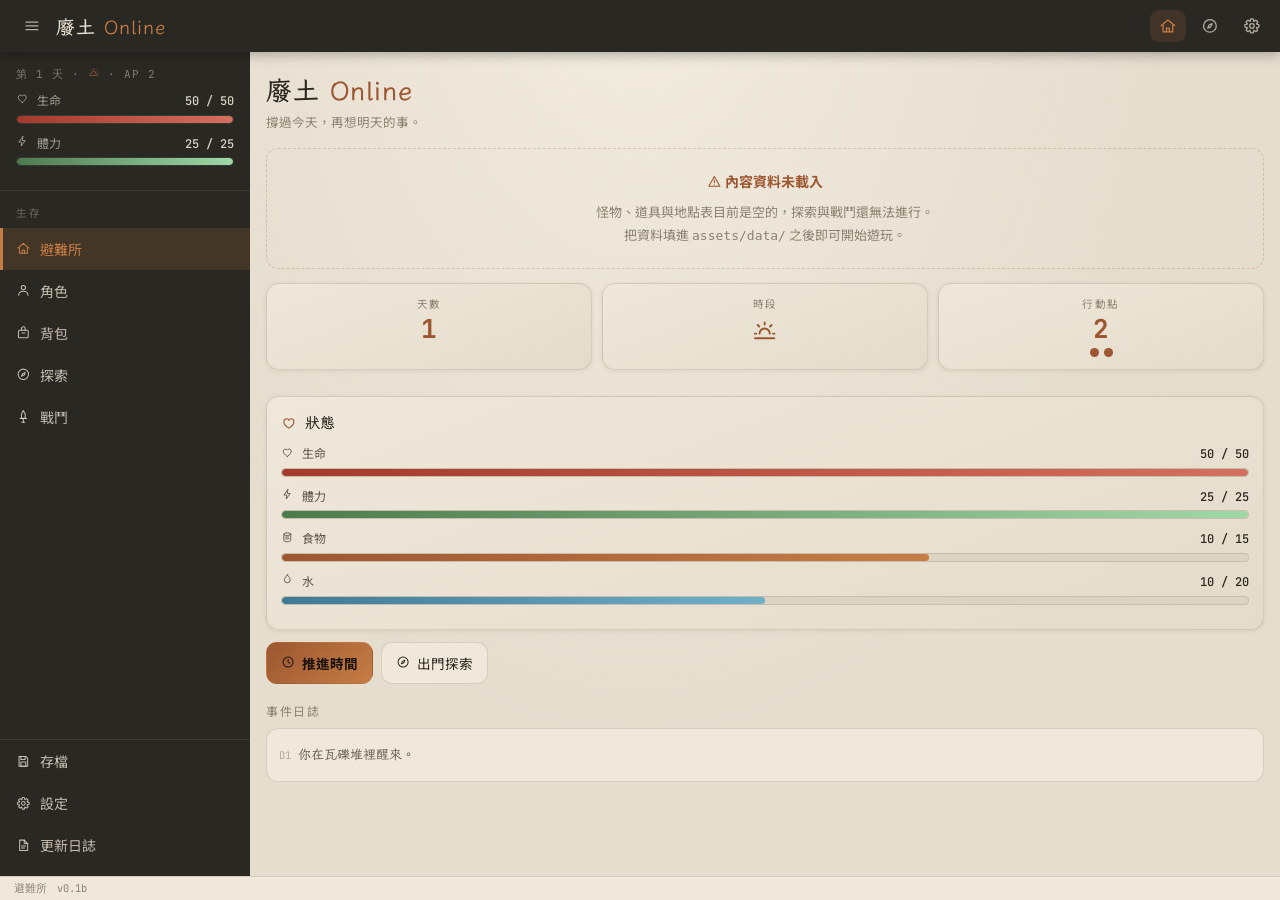
<file: wasteland-ol/index.html>
<!DOCTYPE html>
<html lang="zh-TW">
<head>
<meta charset="UTF-8">
<meta name="viewport" content="width=device-width, initial-scale=1.0, viewport-fit=cover">
<meta name="mobile-web-app-capable" content="yes">
<meta name="apple-mobile-web-app-capable" content="yes">
<meta name="apple-mobile-web-app-status-bar-style" content="black-translucent">
<meta name="apple-mobile-web-app-title" content="廢土 Online">
<meta name="theme-color" content="#2a2823">
<script>
// 強制 SW 更新：讓待命中的新 SW 立刻接管，避免舊版卡住
(async () => {
  if (!('serviceWorker' in navigator)) return;
  try {
    const regs = await navigator.serviceWorker.getRegistrations();
    for (const reg of regs) {
      if (reg.waiting) reg.waiting.postMessage('skipWaiting');
      reg.update().catch(() => {});
    }
  } catch (e) {}
})();
</script>
<link rel="manifest" href="manifest.json">
<link rel="apple-touch-icon" href="assets/icons/icon-192.png">
<title>廢土 Online</title>
<link rel="preconnect" href="https://fonts.googleapis.com">
<link rel="preconnect" href="https://fonts.gstatic.com" crossorigin>
<link rel="stylesheet" href="assets/css/main.css?v=1786401658">
</head>
<body>

<!-- 圖示庫：內嵌 SVG sprite，線條 1.7／圓端點／24 網格，顏色吃 currentColor -->
<svg width="0" height="0" style="position:absolute" aria-hidden="true"><defs>
<symbol id="i-menu" viewBox="0 0 24 24"><path d="M4 7h16M4 12h16M4 17h16"/></symbol>
<symbol id="i-shelter" viewBox="0 0 24 24"><path d="M3 11.5 12 4l9 7.5"/><path d="M5.5 10.5V20h13v-9.5"/><path d="M10 20v-5h4v5"/></symbol>
<symbol id="i-person" viewBox="0 0 24 24"><circle cx="12" cy="7.5" r="3.5"/><path d="M4.5 20c0-4 3.4-6.5 7.5-6.5s7.5 2.5 7.5 6.5"/></symbol>
<symbol id="i-pack" viewBox="0 0 24 24"><path d="M6 8.5h12a2 2 0 0 1 2 2V19a2 2 0 0 1-2 2H6a2 2 0 0 1-2-2v-8.5a2 2 0 0 1 2-2Z"/><path d="M9 8.5V6a3 3 0 0 1 6 0v2.5"/><path d="M9.5 13h5"/></symbol>
<symbol id="i-compass" viewBox="0 0 24 24"><circle cx="12" cy="12" r="8.5"/><path d="m15 9-1.8 4.2L9 15l1.8-4.2L15 9Z"/></symbol>
<symbol id="i-blade" viewBox="0 0 24 24"><path d="M12 2.5 15 8v7H9V8Z"/><path d="M6.5 15.5h11"/><path d="M12 15.5v6"/><path d="M9.5 21.5h5"/></symbol>
<symbol id="i-disk" viewBox="0 0 24 24"><path d="M5 4h11l3 3v13H5V4Z"/><path d="M8 4v5h7V4"/><rect x="8" y="13" width="8" height="7"/></symbol>
<symbol id="i-gear" viewBox="0 0 24 24"><path d="M10.21 3.05Q10.33 2.55 10.83 2.55L13.17 2.55Q13.67 2.55 13.79 3.05L14.35 5.38Q14.47 5.88 14.49 5.89L14.56 5.92Q14.58 5.92 15.02 5.66L17.07 4.4Q17.51 4.14 17.86 4.49L19.51 6.14Q19.86 6.49 19.6 6.93L18.34 8.98Q18.08 9.42 18.08 9.44L18.11 9.51Q18.12 9.53 18.62 9.65L20.95 10.21Q21.45 10.33 21.45 10.83L21.45 13.17Q21.45 13.67 20.95 13.79L18.62 14.35Q18.12 14.47 18.11 14.49L18.08 14.56Q18.08 14.58 18.34 15.02L19.6 17.07Q19.86 17.51 19.51 17.86L17.86 19.51Q17.51 19.86 17.07 19.6L15.02 18.34Q14.58 18.08 14.56 18.08L14.49 18.11Q14.47 18.12 14.35 18.62L13.79 20.95Q13.67 21.45 13.17 21.45L10.83 21.45Q10.33 21.45 10.21 20.95L9.65 18.62Q9.53 18.12 9.51 18.11L9.44 18.08Q9.42 18.08 8.98 18.34L6.93 19.6Q6.49 19.86 6.14 19.51L4.49 17.86Q4.14 17.51 4.4 17.07L5.66 15.02Q5.92 14.58 5.92 14.56L5.89 14.49Q5.88 14.47 5.38 14.35L3.05 13.79Q2.55 13.67 2.55 13.17L2.55 10.83Q2.55 10.33 3.05 10.21L5.38 9.65Q5.88 9.53 5.89 9.51L5.92 9.44Q5.92 9.42 5.66 8.98L4.4 6.93Q4.14 6.49 4.49 6.14L6.14 4.49Q6.49 4.14 6.93 4.4L8.98 5.66Q9.42 5.92 9.44 5.92L9.51 5.89Q9.53 5.88 9.65 5.38Z"/><circle cx="12" cy="12" r="3.0"/></symbol>
<symbol id="i-log" viewBox="0 0 24 24"><path d="M6 3.5h7.5L19 9v11.5H6Z"/><path d="M13.5 3.5V9H19"/><path d="M9 13h7M9 16.5h5"/></symbol>
<symbol id="i-refresh" viewBox="0 0 24 24"><path d="M20 12a8 8 0 1 1-2.6-5.9"/><path d="M20 4v4.5h-4.5"/></symbol>
<symbol id="i-upload" viewBox="0 0 24 24"><path d="M12 16V4"/><path d="m7.5 8.5 4.5-4.5 4.5 4.5"/><path d="M4.5 15v3.5a1.5 1.5 0 0 0 1.5 1.5h12a1.5 1.5 0 0 0 1.5-1.5V15"/></symbol>
<symbol id="i-download" viewBox="0 0 24 24"><path d="M12 4v12"/><path d="m7.5 11.5 4.5 4.5 4.5-4.5"/><path d="M4.5 15v3.5a1.5 1.5 0 0 0 1.5 1.5h12a1.5 1.5 0 0 0 1.5-1.5V15"/></symbol>
<symbol id="i-heart" viewBox="0 0 24 24"><path d="M12 20s-7.5-4.7-7.5-9.5A4 4 0 0 1 12 8a4 4 0 0 1 7.5 2.5C19.5 15.3 12 20 12 20Z"/></symbol>
<symbol id="i-bolt" viewBox="0 0 24 24"><path d="M13 3 5.5 13.5H11L10 21l7.5-10.5H12L13 3Z"/></symbol>
<symbol id="i-ration" viewBox="0 0 24 24"><ellipse cx="12" cy="6" rx="6.5" ry="2.5"/><path d="M5.5 6v12c0 1.4 2.9 2.5 6.5 2.5s6.5-1.1 6.5-2.5V6"/><path d="M9 11.5h6M9 15h6"/></symbol>
<symbol id="i-drop" viewBox="0 0 24 24"><path d="M12 3.5c3.5 4.2 5.5 7 5.5 9.6a5.5 5.5 0 0 1-11 0C6.5 10.5 8.5 7.7 12 3.5Z"/></symbol>
<symbol id="i-grid" viewBox="0 0 24 24"><rect x="4" y="4" width="6.5" height="6.5"/><rect x="13.5" y="4" width="6.5" height="6.5"/><rect x="4" y="13.5" width="6.5" height="6.5"/><rect x="13.5" y="13.5" width="6.5" height="6.5"/></symbol>
<symbol id="i-alert" viewBox="0 0 24 24"><path d="M12 4 3 20h18L12 4Z"/><path d="M12 10v4.5"/><path d="M12 17.4v.2"/></symbol>
<symbol id="i-clock" viewBox="0 0 24 24"><circle cx="12" cy="12" r="8.5"/><path d="M12 7.5V12l3 2"/></symbol>
<symbol id="i-sunrise" viewBox="0 0 24 24"><path d="M3.5 19.5h17"/><path d="M7.5 15.5a4.5 4.5 0 0 1 9 0"/><path d="M12 5.6v1.8M5.9 7.9l1.3 1.3M18.1 7.9l-1.3 1.3M3.4 15.5h1.2M19.4 15.5h1.2"/></symbol>
<symbol id="i-sun" viewBox="0 0 24 24"><circle cx="12" cy="12" r="4.3"/><path d="M12 2.6v2.3M12 19.1v2.3M2.6 12h2.3M19.1 12h2.3M5.34 5.34 6.97 6.97M17.03 17.03l1.63 1.63M18.66 5.34 17.03 6.97M6.97 17.03l-1.63 1.63"/></symbol>
<symbol id="i-moon" viewBox="0 0 24 24"><path d="M20 14.5A8.5 8.5 0 0 1 9.5 4a8.5 8.5 0 1 0 10.5 10.5Z"/></symbol>
</defs></svg>

<div id="header">
  <button class="hbtn" id="toggle-sb" title="選單"><svg class="ic"><use href="#i-menu"/></svg></button>
  <button class="logo" id="logo-home-btn">廢土 <span>Online</span></button>
  <button class="hbtn spacer" id="shelter-btn" title="避難所"><svg class="ic"><use href="#i-shelter"/></svg></button>
  <button class="hbtn" id="explore-btn" title="探索"><svg class="ic"><use href="#i-compass"/></svg></button>
  <button class="hbtn" id="settings-btn" title="設定"><svg class="ic"><use href="#i-gear"/></svg></button>
</div>

<div id="main">
  <div id="overlay" onclick="WOL.closeSb()"></div>

  <div id="sidebar">
    <div class="sb-vitals" id="sb-vitals"></div>
    <div class="sb-lock"><svg class="ic"><use href="#i-alert"/></svg> 戰鬥中，無法離開</div>
    <div class="sb-section-label">生存</div>
    <button class="sb-nav" id="shelter-sb-btn"><svg class="ic"><use href="#i-shelter"/></svg> 避難所</button>
    <button class="sb-nav" id="character-sb-btn"><svg class="ic"><use href="#i-person"/></svg> 角色</button>
    <button class="sb-nav" id="inventory-sb-btn"><svg class="ic"><use href="#i-pack"/></svg> 背包</button>
    <button class="sb-nav" id="explore-sb-btn"><svg class="ic"><use href="#i-compass"/></svg> 探索</button>
    <button class="sb-nav" id="combat-sb-btn"><svg class="ic"><use href="#i-blade"/></svg> 戰鬥</button>
    <div class="sb-bottom">
      <button class="sb-nav" id="save-sb-btn"><svg class="ic"><use href="#i-disk"/></svg> 存檔</button>
      <button class="sb-nav" id="settings-sb-btn"><svg class="ic"><use href="#i-gear"/></svg> 設定</button>
      <button class="sb-nav" id="changelog-sb-btn"><svg class="ic"><use href="#i-log"/></svg> 更新日誌</button>
    </div>
  </div>

  <div id="content">

    <div class="page" id="shelter-page">
      <div class="page-inner">
        <div class="hero">
          <h1>廢土 <span>Online</span></h1>
          <p>撐過今天，再想明天的事。</p>
        </div>
        <div id="content-warning"></div>
        <div class="clock" id="clock"></div>
        <div class="debuff-row" id="debuff-row"></div>
        <div class="card">
          <div class="card-title"><svg class="ic"><use href="#i-heart"/></svg> 狀態</div>
          <div id="shelter-meters"></div>
        </div>
        <div class="btn-row" style="margin-bottom:14px">
          <button class="btn btn-pri" id="advance-btn"><svg class="ic"><use href="#i-clock"/></svg> 推進時間</button>
          <button class="btn" onclick="WOL.showPage('explore')"><svg class="ic"><use href="#i-compass"/></svg> 出門探索</button>
        </div>
        <div class="sec-title">事件日誌</div>
        <div class="log-box" id="shelter-log"></div>
      </div>
    </div>

    <div class="page" id="character-page">
      <div class="page-inner">
        <div class="page-title"><svg class="ic"><use href="#i-person"/></svg> 角色</div>
        <div class="card">
          <div class="card-title">屬性</div>
          <div class="attr-grid" id="attr-grid"></div>
        </div>
        <div class="card">
          <div class="card-title">衍生數值</div>
          <div class="derived-grid" id="derived-grid"></div>
          <div class="muted" id="derived-note" style="margin-top:10px"></div>
        </div>
      </div>
    </div>

    <div class="page" id="inventory-page">
      <div class="page-inner">
        <div class="page-title"><svg class="ic"><use href="#i-pack"/></svg> 背包</div>
        <div id="inv-list"></div>
      </div>
    </div>

    <div class="page" id="explore-page">
      <div class="page-inner">
        <div class="page-title"><svg class="ic"><use href="#i-compass"/></svg> 探索</div>
        <div id="trip-panel"></div>
        <div id="loc-list"></div>
      </div>
    </div>

    <div class="page" id="combat-page">
      <div class="page-inner">
        <div class="page-title"><svg class="ic"><use href="#i-blade"/></svg> 戰鬥 <span class="turn-badge" id="turn-badge"></span></div>
        <div id="combat-body"></div>
      </div>
    </div>

    <div class="page" id="save-page">
      <div class="page-inner">
        <div class="page-title"><svg class="ic"><use href="#i-disk"/></svg> 存檔</div>
        <div class="card">
          <div class="card-title">本機存檔</div>
          <div class="muted" id="save-info"></div>
          <div class="btn-row" style="margin-top:12px">
            <button class="btn btn-pri" onclick="WOL.saveNow()">立即存檔</button>
            <button class="btn btn-danger" onclick="WOL.resetGame()">重新開始</button>
          </div>
        </div>
        <div class="card" id="server-card">
          <div class="card-title"><svg class="ic"><use href="#i-upload"/></svg> 伺服器備份</div>
          <div class="muted">把本機存檔上傳到 shttps，或從伺服器取回覆蓋本機。</div>
          <div class="btn-row" style="margin-top:12px">
            <button class="btn" onclick="WOL.backupUpload()"><svg class="ic"><use href="#i-upload"/></svg> 上傳</button>
            <button class="btn" onclick="WOL.backupRestore()"><svg class="ic"><use href="#i-download"/></svg> 還原</button>
          </div>
        </div>
        <div class="card">
          <div class="card-title">檔案匯出入</div>
          <div class="btn-row">
            <button class="btn" onclick="WOL.exportFile()">匯出 JSON</button>
            <button class="btn" onclick="WOL.importFile()">匯入 JSON</button>
          </div>
          <input type="file" id="import-input" accept="application/json" style="display:none">
        </div>
      </div>
    </div>

    <div class="page" id="settings-page">
      <div class="page-inner">
        <div class="page-title"><svg class="ic"><use href="#i-gear"/></svg> 設定</div>
        <div class="settings-sec" id="sec-appearance">
          <div class="settings-sec-title" onclick="WOL.toggleSec('sec-appearance')">外觀</div>
          <div class="settings-sec-body">
            <div class="set-row"><svg class="ic"><use href="#i-moon"/></svg> 夜間模式 <span class="spacer"></span><div class="switch" id="sw-night" onclick="WOL.toggleNight()"></div></div>
          </div>
        </div>
        <div class="settings-sec" id="sec-update">
          <div class="settings-sec-title" onclick="WOL.toggleSec('sec-update')">系統更新</div>
          <div class="settings-sec-body">
            <div class="muted" id="build-info"></div>
            <div class="btn-row" style="margin-top:10px">
              <button class="btn" onclick="WOL.forceUpdate()"><svg class="ic"><use href="#i-refresh"/></svg> 強制更新</button>
              <button class="btn" onclick="WOL.showPage('changelog')"><svg class="ic"><use href="#i-log"/></svg> 更新日誌</button>
            </div>
          </div>
        </div>
        <div class="settings-sec" id="sec-content">
          <div class="settings-sec-title" onclick="WOL.toggleSec('sec-content')">內容資料</div>
          <div class="settings-sec-body" id="content-status"></div>
        </div>
      </div>
    </div>

    <div class="page" id="changelog-page">
      <div class="page-inner">
        <div class="page-title"><svg class="ic"><use href="#i-log"/></svg> 更新日誌</div>
        <div id="changelog-content"></div>
      </div>
    </div>

  </div>
</div>

<div id="statusbar">
  <span id="stat-note">避難所</span> <span id="stat-ver">v0.1b</span>
  <span id="stat-save">✓ 已存檔</span>
</div>

<div id="toast"></div>

<script src="assets/js/version.js?v=1786401658"></script>
<script src="assets/js/rules.js?v=1786401658"></script>
<script src="assets/js/state.js?v=1786401658"></script>
<script src="assets/js/time.js?v=1786401658"></script>
<script src="assets/js/explore.js?v=1786401658"></script>
<script src="assets/js/combat.js?v=1786401658"></script>
<script src="assets/js/content.js?v=1786401658"></script>
<script src="assets/js/storage.js?v=1786401658"></script>
<script src="assets/js/ui.js?v=1786401658"></script>
<script src="assets/js/pages.js?v=1786401658"></script>
<script src="assets/js/app.js?v=1786401658"></script>
</body>
</html>
</file>
<file: wasteland-ol/assets/css/main.css>
@import url('https://fonts.googleapis.com/css2?family=LXGW+WenKai+TC:wght@400;700&family=Noto+Sans+TC:wght@300;400;500;700&family=JetBrains+Mono:wght@400;500;700&display=swap&font-display=swap');

/* ══════════════════════════════════════════════════════════
   廢土 Online — 設計系統
   結構沿用雙葉書庫（變數層、日夜雙主題、動效 token、SVG 圖示、
   頂欄側欄恆深），配色換成廢土：鏽鐵／塵沙／輻射綠。
   共用元件、只換變數——夜間不得另寫一份元件樣式。
   ══════════════════════════════════════════════════════════ */

/* ── VARIABLES ── */
/* 日＝正午塵沙（曝曬的水泥與鏽鐵）；夜＝廢墟夜營（一盞應急燈） */
:root{
  /* 動效 token：時長三檔＋緩動兩式，日夜共用 */
  --dur-fast:.13s;--dur:.22s;--dur-slow:.34s;
  --ease:cubic-bezier(0.33,1,0.5,1);           /* 減速收尾：一般過場 */
  --ease-spring:cubic-bezier(0.34,1.45,0.62,1);/* 輕微回彈：微互動 */

  --paper:#e5ddce;--paper2:#efe8db;--paper3:#dcd3c2;
  --ink:#2b2720;--ink2:#5d564a;--ink3:#8b8272;--ink4:#b3aa98;
  --rust:#9c5730;--rust2:#c67d45;             /* 主色調：鏽鐵 */
  --rad:#4c7a4f;                               /* 輻射綠：正向回饋 */
  --red:#a33a2c;--warn:#b07a24;
  --rust-dim:rgba(156,87,48,0.24);
  --border:rgba(120,100,80,0.20);
  --steel:#2a2823;                             /* 頂欄/側欄專用：日夜恆深 */
  --glow:transparent;                          /* 儀表微光：僅夜間 */
  --card-grad:linear-gradient(160deg,#efe8db,#e4dbca);
  --bg-glow:radial-gradient(ellipse at 50% -10%,#f2ece0 0%,transparent 60%);
  --card-shadow:0 1px 4px rgba(80,60,40,0.10);
  --paper-glass:rgba(229,221,206,0.84);
  --sidebar-w:250px;
  --safe-top:env(safe-area-inset-top,0px);
  --safe-bottom:env(safe-area-inset-bottom,0px);
}
body.night{
  --paper:#15171a;--paper2:#1c1f23;--paper3:#252a2e;
  --ink:#dfe2dc;--ink2:#a9b0a8;--ink3:#767d78;--ink4:#4c534e;
  --rust:#cf7a42;--rust2:#e8a06a;
  --rad:#7fd18a;
  --red:#d4705f;--warn:#d9a94a;
  --rust-dim:rgba(207,122,66,0.22);
  --border:rgba(180,170,150,0.14);
  --steel:#0e1012;
  --glow:rgba(207,122,66,0.35);
  --card-grad:linear-gradient(160deg,#1c1f23,#171a1d);
  --bg-glow:radial-gradient(ellipse at 50% -10%,#232a2e 0%,transparent 55%);
  --card-shadow:inset 0 1px 0 rgba(207,122,66,0.10);
  --paper-glass:rgba(21,23,26,0.84);
}
body.night #header{box-shadow:0 2px 14px rgba(0,0,0,0.6)}
body.night ::selection{background:rgba(207,122,66,0.35)}

/* ── 字體三角色 ──
   手寫＝倖存者筆記（logo/頁標/事件日誌）、等寬＝儀表數字、黑體＝介面 */
.logo,.page-title,.hero h1,.log-line,.cl-group-title,.changelog-ver-num,
.card-title,.loc-name,.enemy-name{
  font-family:'LXGW WenKai TC','Noto Serif TC',serif;
}
.readout,.stat-num,.meter-val,#statusbar{
  font-family:'JetBrains Mono',monospace;
}
body{font-family:'Noto Sans TC','PingFang TC',sans-serif}

/* 儀表數字：夜間微光。單一定義，勿再出現第二條被級聯覆蓋。 */
.stat-num{font-family:'JetBrains Mono',monospace;font-size:26px;font-weight:700;color:var(--rust);line-height:1;text-shadow:0 0 12px var(--glow)}

/* 動效總開關：尊重系統減少動態設定 */
@media (prefers-reduced-motion:reduce){
  *,*::before,*::after{animation-duration:0.001s !important;transition-duration:0.001s !important}
}

/* ── SVG 圖示系統：尺寸吃 font-size、顏色吃 currentColor（雙主題免分版）── */
svg.ic{width:1.05em;height:1.05em;stroke:currentColor;fill:none;stroke-width:1.7;stroke-linecap:round;stroke-linejoin:round;vertical-align:-0.14em;flex-shrink:0;pointer-events:none}
.page-title svg.ic,.card-title svg.ic,.sec-title svg.ic{color:var(--rust)}

/* ── RESET / LAYOUT ── */
*{margin:0;padding:0;box-sizing:border-box;-webkit-tap-highlight-color:transparent}
html,body{height:100%;overflow:hidden}
body{background:var(--paper);color:var(--ink);display:flex;flex-direction:column;font-size:14px;line-height:1.55;transition:background var(--dur),color var(--dur)}
body::before{content:'';position:fixed;inset:0;background:var(--bg-glow);pointer-events:none;z-index:0}

#header{height:calc(52px + var(--safe-top));padding-top:var(--safe-top);background:var(--steel);display:flex;align-items:center;padding-left:14px;padding-right:10px;gap:6px;flex-shrink:0;z-index:20;box-shadow:0 2px 12px rgba(0,0,0,0.3)}
.logo{background:none;border:none;color:#e8e0d1;font-size:19px;font-weight:700;cursor:pointer;letter-spacing:1px;padding:0}
.logo span{color:var(--rust2);font-weight:400}
.hbtn{background:none;border:none;color:rgba(232,224,209,0.72);font-size:17px;cursor:pointer;padding:7px 9px;border-radius:9px;display:flex;align-items:center;transition:background var(--dur-fast),color var(--dur-fast)}
.hbtn:active{transform:scale(0.965)}
.hbtn.active{color:var(--rust2);background:rgba(207,122,66,0.14)}
.hbtn.spacer{margin-left:auto}

#main{flex:1;display:flex;overflow:hidden;position:relative;min-height:0;z-index:1}
#sidebar{width:var(--sidebar-w);background:var(--steel);display:flex;flex-direction:column;flex-shrink:0;overflow:hidden;transition:transform var(--dur-slow) var(--ease);z-index:15}
@media(max-width:700px){
  #sidebar{position:absolute;top:0;left:0;bottom:0;transform:translateX(-100%);box-shadow:4px 0 32px rgba(0,0,0,0.5)}
  #sidebar.open{transform:none}
  #overlay{position:absolute;inset:0;background:rgba(0,0,0,0.5);z-index:14;display:none}
  #overlay.on{display:block}
}
@media(min-width:701px){#sidebar.collapsed{width:0}#overlay{display:none!important}}

.sb-section-label{font-size:10.5px;color:rgba(232,224,209,0.34);letter-spacing:2px;padding:14px 16px 6px}
.sb-nav{display:flex;align-items:center;gap:9px;width:100%;background:none;border:none;color:rgba(232,224,209,0.8);font-family:inherit;font-size:14px;text-align:left;padding:11px 16px;cursor:pointer;transition:background var(--dur-fast),color var(--dur-fast)}
.sb-nav:active{transform:scale(0.965)}
.sb-nav.active{background:rgba(207,122,66,0.16);color:var(--rust2);box-shadow:inset 3px 0 0 var(--rust2)}
.sb-nav[disabled]{opacity:0.32;cursor:not-allowed}
.sb-bottom{margin-top:auto;padding-bottom:calc(10px + var(--safe-bottom));border-top:1px solid rgba(232,224,209,0.10)}
.sb-vitals{padding:14px 16px;border-bottom:1px solid rgba(232,224,209,0.10)}
.sb-lock{font-size:11.5px;color:var(--rust2);padding:10px 16px;background:rgba(207,122,66,0.12);display:none}
/* 側欄是恆深的 --steel，裡頭的儀表不能吃 --ink／--paper3——日間主題下那是深色，
   會變成深壓深整個看不見（v0.1 只截了夜間側欄所以沒露餡）。一律給固定亮色。 */
#sidebar .meter-head{color:rgba(232,224,209,0.62)}
#sidebar .meter-val{color:rgba(232,224,209,0.92)}
#sidebar .meter-bar{background:rgba(0,0,0,0.32);border-color:rgba(232,224,209,0.14)}
body.in-combat .sb-lock{display:block}

#content{flex:1;display:flex;flex-direction:column;overflow:hidden;min-width:0}
.page{flex:1;overflow:hidden;display:none;flex-direction:column}
.page.active{display:flex;animation:pageEnter var(--dur) var(--ease)}
/* 切頁過場只動 transform/opacity，走合成層不掉幀 */
@keyframes pageEnter{from{opacity:0;transform:translateY(10px)}to{opacity:1;transform:none}}
@keyframes pageFade{from{opacity:0.35}to{opacity:1}}
.page-inner{flex:1;overflow-y:auto;overflow-x:hidden;padding:18px 16px calc(24px + var(--safe-bottom))}
.page-title{display:flex;align-items:center;gap:9px;font-size:20px;font-weight:700;color:var(--ink);margin-bottom:16px}
.page-title .spacer{margin-left:auto}

/* ── 統一按下回饋 ── */
button:active,.card-act:active,.tile:active{transform:scale(0.965)}

/* ── 卡片與區塊 ── */
.card{background:var(--card-grad);border:1px solid var(--border);border-radius:13px;padding:14px;margin-bottom:12px;box-shadow:var(--card-shadow)}
.card-title{display:flex;align-items:center;gap:8px;font-size:15px;font-weight:700;color:var(--ink);margin-bottom:10px}
.sec-title{display:flex;align-items:center;gap:8px;font-size:12px;letter-spacing:1.5px;color:var(--ink3);margin:18px 0 8px}
.muted{color:var(--ink3);font-size:12.5px}
.empty-note{border:1px dashed var(--rust-dim);border-radius:12px;padding:20px 16px;text-align:center;color:var(--ink3);font-size:13px;line-height:1.8}
.empty-note b{display:block;color:var(--rust);font-size:14px;margin-bottom:6px}

/* ── 按鈕 ── */
.btn{background:var(--paper2);color:var(--ink);border:1px solid var(--border);border-radius:11px;padding:10px 14px;font-family:inherit;font-size:13.5px;cursor:pointer;display:inline-flex;align-items:center;gap:7px;transition:background var(--dur-fast),color var(--dur-fast),border-color var(--dur-fast),transform var(--dur-fast),box-shadow var(--dur-fast)}
.btn:active{background:var(--paper3)}
.btn[disabled]{opacity:0.4;cursor:not-allowed}
.btn-pri{background:linear-gradient(135deg,var(--rust),var(--rust2));color:#1a120c;border-color:transparent;font-weight:700}
body.night .btn-pri{color:#140d07}
.btn-danger{color:var(--red);border-color:var(--red)}
.btn-row{display:flex;flex-wrap:wrap;gap:8px}

/* ── 儀表（HP／體力／食物／水）── */
.meter{margin-bottom:10px}
.meter-head{display:flex;align-items:baseline;gap:8px;font-size:12px;color:var(--ink2);margin-bottom:4px}
.meter-val{margin-left:auto;font-size:12px;color:var(--ink);font-weight:500}
.meter-bar{height:9px;border-radius:5px;background:var(--paper3);overflow:hidden;border:1px solid var(--border)}
.meter-fill{height:100%;border-radius:4px;transition:width var(--dur) var(--ease)}
.meter-hp .meter-fill{background:linear-gradient(90deg,var(--red),#d4705f)}
.meter-st .meter-fill{background:linear-gradient(90deg,var(--rad),#9fd9a6)}
.meter-food .meter-fill{background:linear-gradient(90deg,var(--rust),var(--rust2))}
.meter-water .meter-fill{background:linear-gradient(90deg,#3f7a94,#6fb0c8)}
.meter-low .meter-fill{animation:pulseLow 1.4s infinite}
@keyframes pulseLow{0%,100%{opacity:1}50%{opacity:0.45}}

/* ── 儀表板（避難所主頁）── */
.hero{margin-bottom:16px}
.hero h1{font-size:26px;font-weight:700;letter-spacing:1px}
.hero h1 span{color:var(--rust)}
.hero p{color:var(--ink3);font-size:12.5px;margin-top:2px}
.clock{display:grid;grid-template-columns:repeat(3,1fr);gap:10px;margin-bottom:14px}
.clock-cell{background:var(--card-grad);border:1px solid var(--border);border-radius:13px;padding:12px 10px;text-align:center;box-shadow:var(--card-shadow)}
.clock-label{font-size:10.5px;letter-spacing:1.5px;color:var(--ink3);margin-bottom:4px}
/* 時段圖示：svg.ic 尺寸吃 font-size，放進 26px 的 .stat-num 會自動放大 */
.phase-mark{display:inline-flex;align-items:center;color:var(--rust)}
.stat-num .phase-mark svg.ic{vertical-align:-0.06em}
.readout .phase-mark svg.ic{vertical-align:-0.18em}
.ap-dots{display:flex;gap:5px;justify-content:center;margin-top:6px}
.ap-dot{width:9px;height:9px;border-radius:50%;background:var(--paper3);border:1px solid var(--border)}
.ap-dot.on{background:var(--rust);border-color:transparent;box-shadow:0 0 8px var(--glow)}
.debuff-row{display:flex;flex-wrap:wrap;gap:6px;margin-bottom:12px}
.debuff{font-size:11.5px;padding:4px 10px;border-radius:999px;background:rgba(163,58,44,0.12);color:var(--red);border:1px solid rgba(163,58,44,0.3)}

/* ── 屬性表 ── */
.attr-grid{display:grid;grid-template-columns:repeat(auto-fill,minmax(96px,1fr));gap:10px}
.attr-cell{background:var(--paper2);border:1px solid var(--border);border-radius:11px;padding:10px;text-align:center}
.attr-code{font-size:10px;letter-spacing:1.5px;color:var(--ink3)}
.attr-name{font-size:12.5px;color:var(--ink2)}
.attr-val{font-family:'JetBrains Mono',monospace;font-size:20px;font-weight:700;color:var(--ink)}
.derived-grid{display:grid;grid-template-columns:repeat(auto-fill,minmax(110px,1fr));gap:8px}
.derived-cell{display:flex;align-items:baseline;gap:6px;background:var(--paper2);border:1px solid var(--border);border-radius:9px;padding:8px 10px;font-size:12.5px;color:var(--ink2)}
.derived-cell b{margin-left:auto;font-family:'JetBrains Mono',monospace;font-size:14px;color:var(--ink)}
.derived-cell.down b{color:var(--red)}

/* ── 背包 ── */
.inv-row{display:flex;align-items:center;gap:10px;padding:11px 12px;background:var(--paper2);border:1px solid var(--border);border-radius:11px;margin-bottom:8px}
.inv-name{font-size:13.5px}
.inv-kind{font-size:10.5px;color:var(--ink3);border:1px solid var(--border);border-radius:999px;padding:1px 7px}
.inv-count{margin-left:auto;font-family:'JetBrains Mono',monospace;font-weight:700;color:var(--rust)}

/* ── 探索 ── */
.loc-card{background:var(--card-grad);border:1px solid var(--border);border-radius:13px;padding:14px;margin-bottom:10px;box-shadow:var(--card-shadow)}
.loc-name{font-size:16px;font-weight:700}
.loc-meta{font-size:11.5px;color:var(--ink3);margin:4px 0 10px}
.trip-bar{display:flex;align-items:center;gap:10px;background:var(--paper2);border:1px solid var(--rust-dim);border-radius:11px;padding:10px 12px;margin-bottom:12px;font-size:12.5px}
.trip-bar b{font-family:'JetBrains Mono',monospace;color:var(--rust)}

/* ── 事件日誌 ── */
.log-box{background:var(--paper2);border:1px solid var(--border);border-radius:12px;padding:10px 12px;max-height:230px;overflow-y:auto}
.log-line{font-size:13px;color:var(--ink2);padding:5px 0;border-bottom:1px dashed var(--border);line-height:1.65}
.log-line:last-child{border-bottom:none}
.log-line .tag{font-family:'JetBrains Mono',monospace;font-size:10.5px;color:var(--ink4);margin-right:7px}
.log-line.good{color:var(--rad)}
.log-line.bad{color:var(--red)}

/* ── 戰鬥 ── */
.combat-stage{display:grid;gap:12px;margin-bottom:14px}
.enemy-card{background:var(--card-grad);border:1px solid var(--rust-dim);border-radius:13px;padding:14px;box-shadow:var(--card-shadow)}
.enemy-name{font-size:18px;font-weight:700;color:var(--rust)}
.combat-acts{display:grid;grid-template-columns:repeat(2,1fr);gap:10px}
.act-btn{background:var(--card-grad);border:1px solid var(--border);border-radius:13px;padding:14px 10px;font-family:inherit;color:var(--ink);cursor:pointer;text-align:left;transition:background var(--dur-fast),border-color var(--dur-fast),transform var(--dur-fast),box-shadow var(--dur-fast)}
.act-btn:active{transform:scale(0.965)}
.act-btn b{display:block;font-size:15px;margin-bottom:2px}
.act-btn span{font-size:11px;color:var(--ink3)}
.act-btn[disabled]{opacity:0.4;cursor:not-allowed}
.turn-badge{font-family:'JetBrains Mono',monospace;font-size:11px;color:var(--ink3);margin-left:auto}

/* ── 功能磚牆 ── */
.tile-grid{display:grid;grid-template-columns:repeat(auto-fill,minmax(104px,1fr));gap:10px}
.tile{background:var(--card-grad);border:1px solid var(--border);border-radius:14px;padding:16px 8px;display:flex;flex-direction:column;align-items:center;gap:7px;cursor:pointer;color:var(--ink);font-family:inherit;font-size:12.5px;box-shadow:var(--card-shadow);transition:background var(--dur-fast),border-color var(--dur-fast),transform var(--dur-fast),box-shadow var(--dur-fast)}
.tile svg.ic{font-size:24px;color:var(--rust)}

/* ── 設定頁摺疊（同雙葉：區名清單控制預設展開）── */
.settings-sec{margin-bottom:12px}
.settings-sec-title{display:flex;align-items:center;gap:8px;cursor:pointer;padding:12px 14px;background:var(--card-grad);border:1px solid var(--border);border-radius:11px;user-select:none;font-size:14px;font-weight:700}
.settings-sec-title::before{content:'▸';color:var(--rust);font-size:12px;width:12px;flex-shrink:0}
.settings-sec.open .settings-sec-title::before{content:'▾'}
.settings-sec-body{display:none;padding:14px 4px 2px}
.settings-sec.open .settings-sec-body{display:block;animation:pageFade .16s ease}
.set-row{display:flex;align-items:center;gap:10px;padding:9px 2px;font-size:13px}
.set-row .spacer{margin-left:auto}
.switch{width:44px;height:25px;border-radius:999px;background:var(--paper3);border:1px solid var(--border);position:relative;cursor:pointer;flex-shrink:0;transition:background var(--dur-fast),border-color var(--dur-fast)}
.switch::after{content:'';position:absolute;top:2px;left:2px;width:19px;height:19px;border-radius:50%;background:var(--ink3);transition:transform var(--dur-fast) var(--ease),background var(--dur-fast)}
.switch.on{background:var(--rust-dim);border-color:var(--rust)}
.switch.on::after{transform:translateX(19px);background:var(--rust)}

/* ── 更新日誌（結構與 class 命名與雙葉一致）── */
.changelog-ver{margin-bottom:24px;padding-bottom:20px;border-bottom:1px solid var(--border)}
.changelog-ver:last-child{border-bottom:none}
.changelog-ver-header{display:flex;align-items:baseline;gap:12px;margin-bottom:10px}
.changelog-ver-num{font-size:18px;font-weight:700;color:var(--rust)}
.changelog-ver-date{font-size:12px;color:var(--ink3)}
.changelog-list{list-style:none;display:flex;flex-direction:column;gap:7px}
.changelog-list li{font-size:13px;color:var(--ink2);padding-left:16px;position:relative;line-height:1.6;overflow-wrap:anywhere;word-break:break-word}
.changelog-list li::before{content:'·';position:absolute;left:4px;color:var(--rust);font-weight:700}
.cl-group{margin-bottom:12px}
.cl-group-head{display:flex;align-items:center;gap:9px;width:100%;padding:12px 14px;background:var(--paper2);border:1px solid var(--border);border-radius:11px;font-family:inherit;cursor:pointer;text-align:left;transition:background var(--dur-fast)}
.cl-group-head:active{background:var(--paper3)}
.cl-group-arrow{color:var(--rust);font-size:12px;flex-shrink:0;width:12px}
.cl-group-title{font-size:15px;font-weight:700;color:var(--ink)}
.cl-group-meta{margin-left:auto;font-size:11.5px;color:var(--ink3);flex-shrink:0}
.cl-group-body{display:none;padding:16px 4px 2px}
.cl-group-body.open{display:block;animation:pageFade .16s ease}
.cl-group-big>.cl-group-head{border-left:3px solid var(--rust)}
.cl-group-big>.cl-group-body{padding-left:12px}

/* ── 狀態列 ── */
#statusbar{height:calc(24px + var(--safe-bottom));padding-bottom:var(--safe-bottom);background:var(--paper2);border-top:1px solid var(--border);display:flex;align-items:center;padding-left:14px;padding-right:14px;gap:10px;font-size:10.5px;color:var(--ink3);flex-shrink:0;z-index:1;transition:background var(--dur)}
#stat-ver{cursor:pointer}
#stat-ver:active{opacity:0.55}
#stat-save{margin-left:auto;color:var(--rad);opacity:0;transition:opacity var(--dur-slow)}
#stat-save.on{opacity:1}
#stat-save.warn{color:var(--red)}

/* ── Toast ── */
#toast{position:fixed;left:50%;bottom:calc(46px + var(--safe-bottom));transform:translateX(-50%) translateY(10px);background:var(--steel);color:#e8e0d1;padding:10px 16px;border-radius:11px;font-size:13px;opacity:0;pointer-events:none;z-index:60;box-shadow:0 6px 24px rgba(0,0,0,0.4);max-width:88vw;text-align:center}
#toast.on{opacity:1;transform:translateX(-50%) translateY(0);transition:opacity var(--dur) var(--ease),transform var(--dur) var(--ease-spring)}

::-webkit-scrollbar{width:4px;height:4px}
::-webkit-scrollbar-thumb{background:var(--border);border-radius:3px}
</file>
